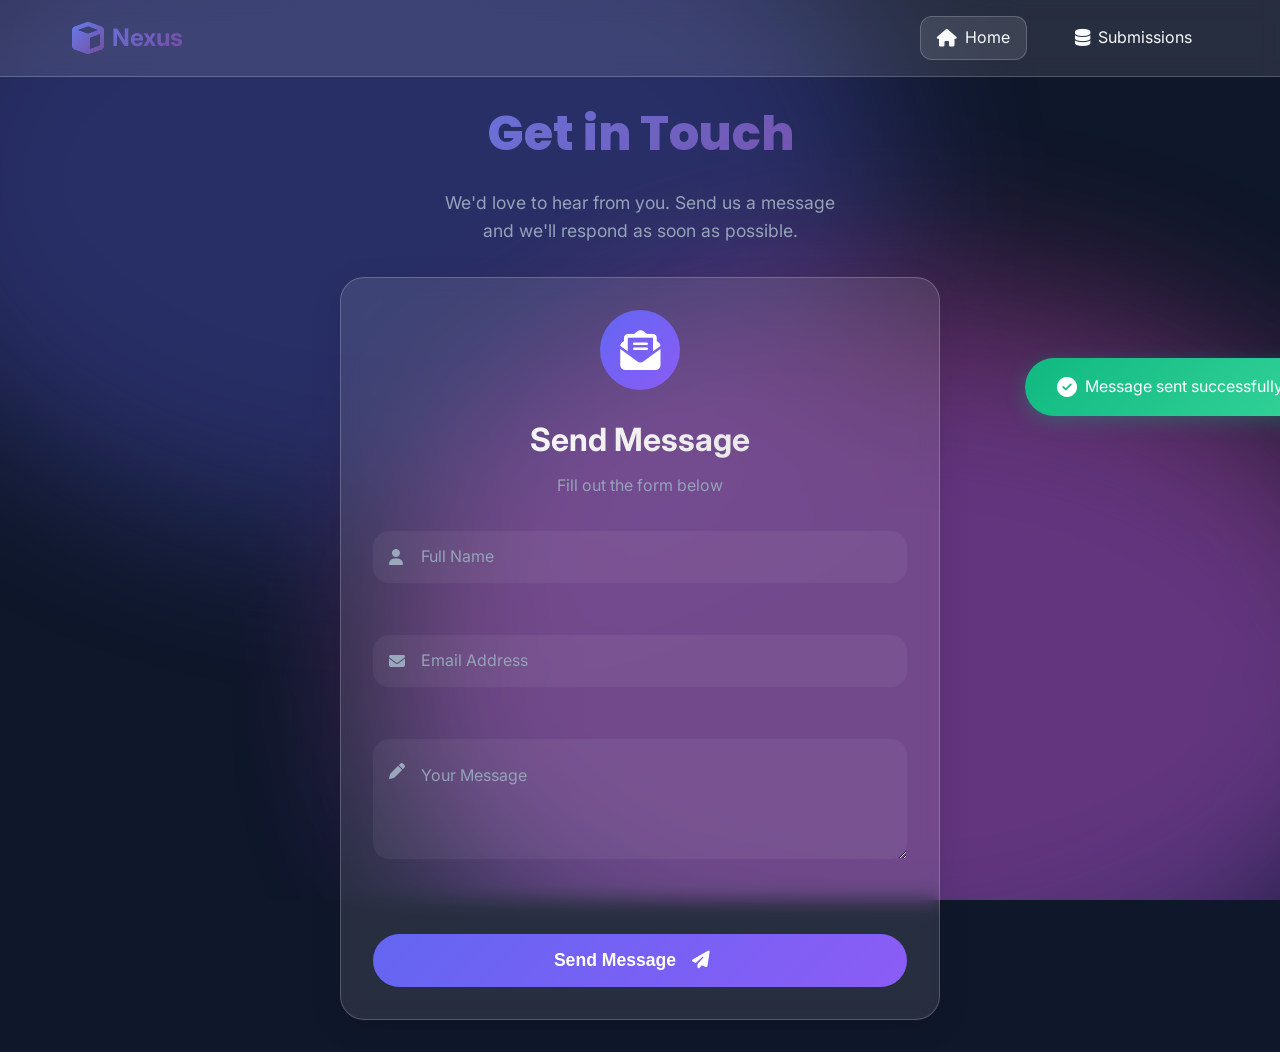
<file: index.html>
<!DOCTYPE html>
<html lang="en">
<head>
    <meta charset="UTF-8">
    <meta name="viewport" content="width=device-width, initial-scale=1.0">
    <title>Nexus | Contact</title>
    <link rel="stylesheet" href="style.css">
    <!-- Font Awesome for icons -->
    <link rel="stylesheet" href="https://cdnjs.cloudflare.com/ajax/libs/font-awesome/6.4.0/css/all.min.css">
    <!-- Google Fonts - Inter & Poppins -->
    <link href="https://fonts.googleapis.com/css2?family=Inter:wght@300;400;500;600;700&family=Poppins:wght@400;500;600;700&display=swap" rel="stylesheet">
</head>
<body>
    <!-- Animated Background -->
    <div class="gradient-bg">
        <div class="gradient-1"></div>
        <div class="gradient-2"></div>
        <div class="gradient-3"></div>
    </div>

    <!-- Modern Navigation -->
    <nav class="glass-nav">
        <div class="nav-container">
            <div class="logo">
                <i class="fas fa-cube"></i>
                <span>Nexus</span>
            </div>
            <div class="nav-links">
                <a href="index.html" class="active">
                    <i class="fas fa-home"></i>
                    <span>Home</span>
                </a>
                <a href="submissions.html">
                    <i class="fas fa-database"></i>
                    <span>Submissions</span>
                </a>
            </div>
        </div>
    </nav>

    <!-- Main Content -->
    <main class="main-content">
        <div class="container">
            <!-- Hero Section -->
            <div class="hero-section">
                <h1 class="gradient-text">Get in Touch</h1>
                <p class="hero-subtitle">We'd love to hear from you. Send us a message and we'll respond as soon as possible.</p>
            </div>

            <!-- Modern Form Card -->
            <div class="form-card glass-card">
                <div class="form-header">
                    <div class="form-icon">
                        <i class="fas fa-envelope-open-text"></i>
                    </div>
                    <h2>Send Message</h2>
                    <p>Fill out the form below</p>
                </div>

                <form id="contactForm" class="modern-form">
                    <!-- Name Input with Floating Label -->
                    <div class="input-group">
                        <div class="input-wrapper">
                            <i class="fas fa-user input-icon"></i>
                            <input type="text" id="name" placeholder=" " autocomplete="off">
                            <label for="name">Full Name</label>
                            <div class="input-border"></div>
                        </div>
                        <div class="error-message" id="nameError"></div>
                    </div>

                    <!-- Email Input with Floating Label -->
                    <div class="input-group">
                        <div class="input-wrapper">
                            <i class="fas fa-envelope input-icon"></i>
                            <input type="email" id="email" placeholder=" " autocomplete="off">
                            <label for="email">Email Address</label>
                            <div class="input-border"></div>
                        </div>
                        <div class="error-message" id="emailError"></div>
                    </div>

                    <!-- Message Textarea with Floating Label -->
                    <div class="input-group">
                        <div class="input-wrapper textarea-wrapper">
                            <i class="fas fa-pen input-icon"></i>
                            <textarea id="message" placeholder=" " rows="4"></textarea>
                            <label for="message">Your Message</label>
                            <div class="input-border"></div>
                        </div>
                        <div class="error-message" id="messageError"></div>
                    </div>

                    <!-- Submit Button with Ripple Effect -->
                    <button type="submit" class="submit-btn" id="submitBtn">
                        <span class="btn-text">Send Message</span>
                        <span class="btn-icon">
                            <i class="fas fa-paper-plane"></i>
                        </span>
                        <div class="ripple"></div>
                    </button>
                </form>

                <!-- Success Toast (Hidden by default) -->
                <div class="toast success-toast" id="successToast">
                    <i class="fas fa-check-circle"></i>
                    <span>Message sent successfully!</span>
                </div>
            </div>
        </div>
    </main>

    <script src="script.js"></script>
</body>
</html>
</file>
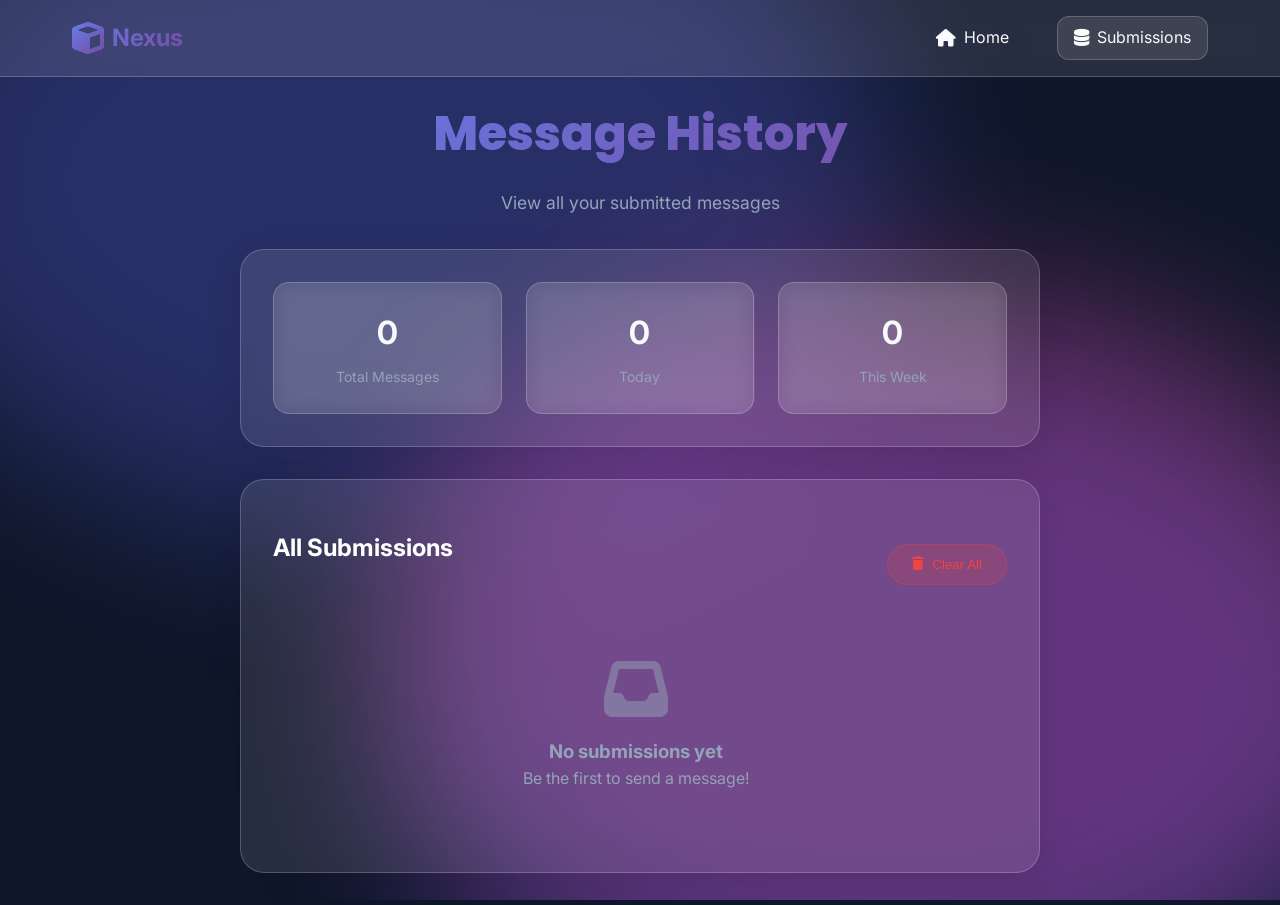
<file: submissions.html>
<!DOCTYPE html>
<html lang="en">
<head>
    <meta charset="UTF-8">
    <meta name="viewport" content="width=device-width, initial-scale=1.0">
    <title>Nexus | Submissions</title>
    <link rel="stylesheet" href="style.css">
    <link rel="stylesheet" href="https://cdnjs.cloudflare.com/ajax/libs/font-awesome/6.4.0/css/all.min.css">
    <link href="https://fonts.googleapis.com/css2?family=Inter:wght@300;400;500;600;700&family=Poppins:wght@400;500;600;700&display=swap" rel="stylesheet">
</head>
<body>
    <div class="gradient-bg">
        <div class="gradient-1"></div>
        <div class="gradient-2"></div>
        <div class="gradient-3"></div>
    </div>

    <nav class="glass-nav">
        <div class="nav-container">
            <div class="logo">
                <i class="fas fa-cube"></i>
                <span>Nexus</span>
            </div>
            <div class="nav-links">
                <a href="index.html">
                    <i class="fas fa-home"></i>
                    <span>Home</span>
                </a>
                <a href="submissions.html" class="active">
                    <i class="fas fa-database"></i>
                    <span>Submissions</span>
                </a>
            </div>
        </div>
    </nav>

    <main class="main-content">
        <div class="container submissions-container">
            <div class="hero-section">
                <h1 class="gradient-text">Message History</h1>
                <p class="hero-subtitle">View all your submitted messages</p>
            </div>

            <!-- Statistics Card -->
            <div class="stats-card glass-card">
                <div class="stat-item">
                    <div class="stat-value" id="totalCount">0</div>
                    <div class="stat-label">Total Messages</div>
                </div>
                <div class="stat-item">
                    <div class="stat-value" id="todayCount">0</div>
                    <div class="stat-label">Today</div>
                </div>
                <div class="stat-item">
                    <div class="stat-value" id="weekCount">0</div>
                    <div class="stat-label">This Week</div>
                </div>
            </div>

            <!-- Submissions Grid -->
            <div class="glass-card">
                <div style="display: flex; justify-content: space-between; align-items: center; margin-bottom: 1.5rem;">
                    <h2 style="color: white;">All Submissions</h2>
                    <button class="clear-btn" onclick="clearAllSubmissions()">
                        <i class="fas fa-trash"></i>
                        Clear All
                    </button>
                </div>
                <div class="submissions-grid" id="submissionsContainer">
                    <!-- Submissions will be loaded here dynamically -->
                </div>
            </div>
        </div>
    </main>

    <script src="script.js"></script>
</body>
</html>
</file>
<file: style.css>
/* Reset and Base Styles */
* {
    margin: 0;
    padding: 0;
    box-sizing: border-box;
}

:root {
    --primary: #6366f1;
    --primary-dark: #4f46e5;
    --secondary: #ec4899;
    --accent: #8b5cf6;
    --dark: #0f172a;
    --light: #f8fafc;
    --gray: #94a3b8;
    --success: #10b981;
    --error: #ef4444;
    --gradient-1: linear-gradient(135deg, #667eea 0%, #764ba2 100%);
    --gradient-2: linear-gradient(135deg, #f093fb 0%, #f5576c 100%);
    --gradient-3: linear-gradient(135deg, #4facfe 0%, #00f2fe 100%);
    --glass-bg: rgba(255, 255, 255, 0.1);
    --glass-border: rgba(255, 255, 255, 0.2);
    --shadow: 0 8px 32px rgba(0, 0, 0, 0.1);
}

body {
    font-family: 'Inter', sans-serif;
    background: var(--dark);
    min-height: 100vh;
    overflow-x: hidden;
    color: var(--light);
    line-height: 1.6;
    position: relative;
}

/* Animated Gradient Background */
.gradient-bg {
    position: fixed;
    top: 0;
    left: 0;
    width: 100%;
    height: 100%;
    z-index: -1;
    overflow: hidden;
}

.gradient-1, .gradient-2, .gradient-3 {
    position: absolute;
    width: 80%;
    height: 80%;
    border-radius: 50%;
    filter: blur(80px);
    opacity: 0.3;
    animation: float 20s infinite;
}

.gradient-1 {
    top: -20%;
    left: -10%;
    background: var(--primary);
    animation-delay: 0s;
}

.gradient-2 {
    top: 30%;
    right: -10%;
    background: var(--secondary);
    animation-delay: -5s;
}

.gradient-3 {
    bottom: -20%;
    left: 30%;
    background: var(--accent);
    animation-delay: -10s;
}

@keyframes float {
    0%, 100% { transform: translate(0, 0) scale(1); }
    25% { transform: translate(10%, 10%) scale(1.1); }
    50% { transform: translate(-5%, 15%) scale(0.9); }
    75% { transform: translate(-15%, -5%) scale(1.05); }
}

/* Glass Navigation */
.glass-nav {
    background: var(--glass-bg);
    backdrop-filter: blur(10px);
    border-bottom: 1px solid var(--glass-border);
    position: fixed;
    width: 100%;
    top: 0;
    z-index: 1000;
    animation: slideDown 0.5s ease;
}

@keyframes slideDown {
    from { transform: translateY(-100%); }
    to { transform: translateY(0); }
}

.nav-container {
    max-width: 1200px;
    margin: 0 auto;
    padding: 1rem 2rem;
    display: flex;
    justify-content: space-between;
    align-items: center;
}

.logo {
    display: flex;
    align-items: center;
    gap: 0.5rem;
    font-size: 1.5rem;
    font-weight: 700;
    background: var(--gradient-1);
    -webkit-background-clip: text;
    -webkit-text-fill-color: transparent;
    background-clip: text;
}

.logo i {
    font-size: 2rem;
    background: var(--gradient-1);
    -webkit-background-clip: text;
    -webkit-text-fill-color: transparent;
}

.nav-links {
    display: flex;
    gap: 2rem;
}

.nav-links a {
    color: var(--light);
    text-decoration: none;
    display: flex;
    align-items: center;
    gap: 0.5rem;
    padding: 0.5rem 1rem;
    border-radius: 12px;
    transition: all 0.3s ease;
    position: relative;
    overflow: hidden;
}

.nav-links a::before {
    content: '';
    position: absolute;
    top: 0;
    left: -100%;
    width: 100%;
    height: 100%;
    background: linear-gradient(90deg, transparent, var(--glass-bg), transparent);
    transition: left 0.5s ease;
}

.nav-links a:hover::before {
    left: 100%;
}

.nav-links a.active {
    background: var(--glass-bg);
    border: 1px solid var(--glass-border);
}

.nav-links a i {
    font-size: 1.1rem;
    transition: transform 0.3s ease;
}

.nav-links a:hover i {
    transform: translateY(-2px);
}

/* Main Content */
.main-content {
    min-height: 100vh;
    display: flex;
    align-items: center;
    justify-content: center;
    padding: 6rem 2rem 2rem;
}

.container {
    max-width: 600px;
    width: 100%;
}

/* Hero Section */
.hero-section {
    text-align: center;
    margin-bottom: 2rem;
    animation: fadeInUp 1s ease;
}

@keyframes fadeInUp {
    from {
        opacity: 0;
        transform: translateY(30px);
    }
    to {
        opacity: 1;
        transform: translateY(0);
    }
}

.gradient-text {
    font-size: 3rem;
    font-weight: 800;
    background: linear-gradient(135deg, #667eea 0%, #764ba2 50%, #ec4899 100%);
    -webkit-background-clip: text;
    -webkit-text-fill-color: transparent;
    background-clip: text;
    margin-bottom: 1rem;
    font-family: 'Poppins', sans-serif;
    animation: shimmer 3s infinite;
    background-size: 200% auto;
}

@keyframes shimmer {
    0% { background-position: 0% center; }
    50% { background-position: 100% center; }
    100% { background-position: 0% center; }
}

.hero-subtitle {
    color: var(--gray);
    font-size: 1.1rem;
    max-width: 400px;
    margin: 0 auto;
}

/* Glass Card */
.glass-card {
    background: var(--glass-bg);
    backdrop-filter: blur(10px);
    border: 1px solid var(--glass-border);
    border-radius: 24px;
    padding: 2rem;
    box-shadow: var(--shadow);
    animation: fadeInUp 1s ease 0.2s both;
}

.form-header {
    text-align: center;
    margin-bottom: 2rem;
}

.form-icon {
    width: 80px;
    height: 80px;
    background: linear-gradient(135deg, var(--primary), var(--accent));
    border-radius: 50%;
    display: flex;
    align-items: center;
    justify-content: center;
    margin: 0 auto 1.5rem;
    animation: pulse 2s infinite;
}

@keyframes pulse {
    0%, 100% { transform: scale(1); }
    50% { transform: scale(1.05); }
}

.form-icon i {
    font-size: 2.5rem;
    color: white;
}

.form-header h2 {
    font-size: 2rem;
    margin-bottom: 0.5rem;
    background: linear-gradient(135deg, #fff, #e0e0e0);
    -webkit-background-clip: text;
    -webkit-text-fill-color: transparent;
}

.form-header p {
    color: var(--gray);
}

/* Modern Form */
.modern-form {
    display: flex;
    flex-direction: column;
    gap: 1.5rem;
}

.input-group {
    position: relative;
}

.input-wrapper {
    position: relative;
    margin-bottom: 0.5rem;
}

.input-icon {
    position: absolute;
    left: 1rem;
    top: 50%;
    transform: translateY(-50%);
    color: var(--gray);
    transition: all 0.3s ease;
    z-index: 1;
}

.textarea-wrapper .input-icon {
    top: 1.5rem;
    transform: none;
}

.input-wrapper input,
.input-wrapper textarea {
    width: 100%;
    padding: 1rem 1rem 1rem 3rem;
    background: rgba(255, 255, 255, 0.05);
    border: none;
    border-radius: 16px;
    color: var(--light);
    font-size: 1rem;
    font-family: 'Inter', sans-serif;
    transition: all 0.3s ease;
    position: relative;
    z-index: 1;
}

.input-wrapper textarea {
    resize: vertical;
    min-height: 120px;
    padding-top: 1.5rem;
}

.input-wrapper label {
    position: absolute;
    left: 3rem;
    top: 50%;
    transform: translateY(-50%);
    color: var(--gray);
    pointer-events: none;
    transition: all 0.3s ease;
    z-index: 1;
    background: transparent;
}

.textarea-wrapper label {
    top: 1.5rem;
    transform: none;
}

.input-wrapper input:focus,
.input-wrapper textarea:focus,
.input-wrapper input:not(:placeholder-shown),
.input-wrapper textarea:not(:placeholder-shown) {
    background: rgba(255, 255, 255, 0.1);
}

.input-wrapper input:focus ~ label,
.input-wrapper textarea:focus ~ label,
.input-wrapper input:not(:placeholder-shown) ~ label,
.input-wrapper textarea:not(:placeholder-shown) ~ label {
    transform: translateY(-2.5rem) scale(0.8);
    left: 1rem;
    color: var(--primary);
}

.input-wrapper input:focus ~ .input-icon,
.input-wrapper textarea:focus ~ .input-icon {
    color: var(--primary);
}

.input-border {
    position: absolute;
    bottom: 0;
    left: 0;
    width: 0;
    height: 2px;
    background: linear-gradient(90deg, var(--primary), var(--secondary));
    transition: width 0.3s ease;
    border-radius: 2px;
}

.input-wrapper input:focus ~ .input-border,
.input-wrapper textarea:focus ~ .input-border {
    width: 100%;
}

.error-message {
    color: var(--error);
    font-size: 0.875rem;
    margin-top: 0.25rem;
    padding-left: 1rem;
    min-height: 20px;
}

/* Submit Button */
.submit-btn {
    position: relative;
    padding: 1rem 2rem;
    background: linear-gradient(135deg, var(--primary), var(--accent));
    border: none;
    border-radius: 50px;
    color: white;
    font-size: 1.1rem;
    font-weight: 600;
    cursor: pointer;
    overflow: hidden;
    transition: all 0.3s ease;
    margin-top: 1rem;
    display: flex;
    align-items: center;
    justify-content: center;
    gap: 1rem;
}

.submit-btn::before {
    content: '';
    position: absolute;
    top: 0;
    left: -100%;
    width: 100%;
    height: 100%;
    background: linear-gradient(90deg, transparent, rgba(255, 255, 255, 0.2), transparent);
    transition: left 0.5s ease;
}

.submit-btn:hover::before {
    left: 100%;
}

.submit-btn:hover {
    transform: translateY(-2px);
    box-shadow: 0 10px 30px rgba(99, 102, 241, 0.4);
}

.submit-btn:active {
    transform: translateY(0);
}

.btn-icon {
    transition: transform 0.3s ease;
}

.submit-btn:hover .btn-icon {
    transform: translateX(5px);
}

/* Success Toast */
.toast {
    position: fixed;
    top: 80px;
    right: 20px;
    background: linear-gradient(135deg, var(--success), #34d399);
    color: white;
    padding: 1rem 2rem;
    border-radius: 50px;
    display: flex;
    align-items: center;
    gap: 0.5rem;
    box-shadow: 0 5px 20px rgba(16, 185, 129, 0.3);
    transform: translateX(400px);
    transition: transform 0.3s ease;
    z-index: 1001;
}

.toast.show {
    transform: translateX(0);
}

.toast i {
    font-size: 1.25rem;
}

/* Submissions Page Specific */
.submissions-container {
    max-width: 800px;
    width: 100%;
}

.stats-card {
    display: grid;
    grid-template-columns: repeat(3, 1fr);
    gap: 1.5rem;
    margin-bottom: 2rem;
}

.stat-item {
    background: var(--glass-bg);
    backdrop-filter: blur(10px);
    border: 1px solid var(--glass-border);
    border-radius: 16px;
    padding: 1.5rem;
    text-align: center;
    transition: transform 0.3s ease;
}

.stat-item:hover {
    transform: translateY(-5px);
}

.stat-value {
    font-size: 2rem;
    font-weight: 700;
    color: var(--light);
    margin-bottom: 0.5rem;
}

.stat-label {
    color: var(--gray);
    font-size: 0.875rem;
}

.submissions-grid {
    display: grid;
    gap: 1.5rem;
    max-height: 500px;
    overflow-y: auto;
    padding-right: 0.5rem;
}

.submissions-grid::-webkit-scrollbar {
    width: 6px;
}

.submissions-grid::-webkit-scrollbar-track {
    background: rgba(255, 255, 255, 0.05);
    border-radius: 10px;
}

.submissions-grid::-webkit-scrollbar-thumb {
    background: var(--primary);
    border-radius: 10px;
}

.submission-card {
    background: var(--glass-bg);
    backdrop-filter: blur(10px);
    border: 1px solid var(--glass-border);
    border-radius: 16px;
    padding: 1.5rem;
    animation: slideIn 0.3s ease;
    transition: all 0.3s ease;
}

.submission-card:hover {
    transform: translateX(5px);
    border-color: var(--primary);
}

@keyframes slideIn {
    from {
        opacity: 0;
        transform: translateX(-20px);
    }
    to {
        opacity: 1;
        transform: translateX(0);
    }
}

.card-header {
    display: flex;
    align-items: center;
    gap: 1rem;
    margin-bottom: 1rem;
}

.avatar {
    width: 40px;
    height: 40px;
    background: linear-gradient(135deg, var(--primary), var(--accent));
    border-radius: 50%;
    display: flex;
    align-items: center;
    justify-content: center;
    font-weight: 600;
    color: white;
}

.user-info h3 {
    font-size: 1.1rem;
    margin-bottom: 0.25rem;
}

.user-info p {
    color: var(--gray);
    font-size: 0.875rem;
}

.message-content {
    padding-left: 3.5rem;
    color: var(--light);
    line-height: 1.6;
}

.no-data {
    text-align: center;
    padding: 3rem;
    color: var(--gray);
}

.no-data i {
    font-size: 4rem;
    margin-bottom: 1rem;
    opacity: 0.5;
}

.clear-btn {
    margin-top: 2rem;
    padding: 0.75rem 1.5rem;
    background: rgba(239, 68, 68, 0.2);
    border: 1px solid rgba(239, 68, 68, 0.3);
    border-radius: 50px;
    color: #ef4444;
    cursor: pointer;
    transition: all 0.3s ease;
    display: flex;
    align-items: center;
    gap: 0.5rem;
    margin-left: auto;
}

.clear-btn:hover {
    background: #ef4444;
    color: white;
}

/* Responsive Design */
@media (max-width: 768px) {
    .nav-container {
        flex-direction: column;
        gap: 1rem;
    }
    
    .gradient-text {
        font-size: 2rem;
    }
    
    .glass-card {
        padding: 1.5rem;
    }
    
    .stats-card {
        grid-template-columns: 1fr;
    }
    
    .submission-card {
        padding: 1rem;
    }
    
    .message-content {
        padding-left: 0;
    }
}

/* Loading Animation */
@keyframes spin {
    to { transform: rotate(360deg); }
}

.loading {
    width: 40px;
    height: 40px;
    border: 3px solid var(--glass-border);
    border-top-color: var(--primary);
    border-radius: 50%;
    animation: spin 1s linear infinite;
    margin: 2rem auto;
}
</file>
